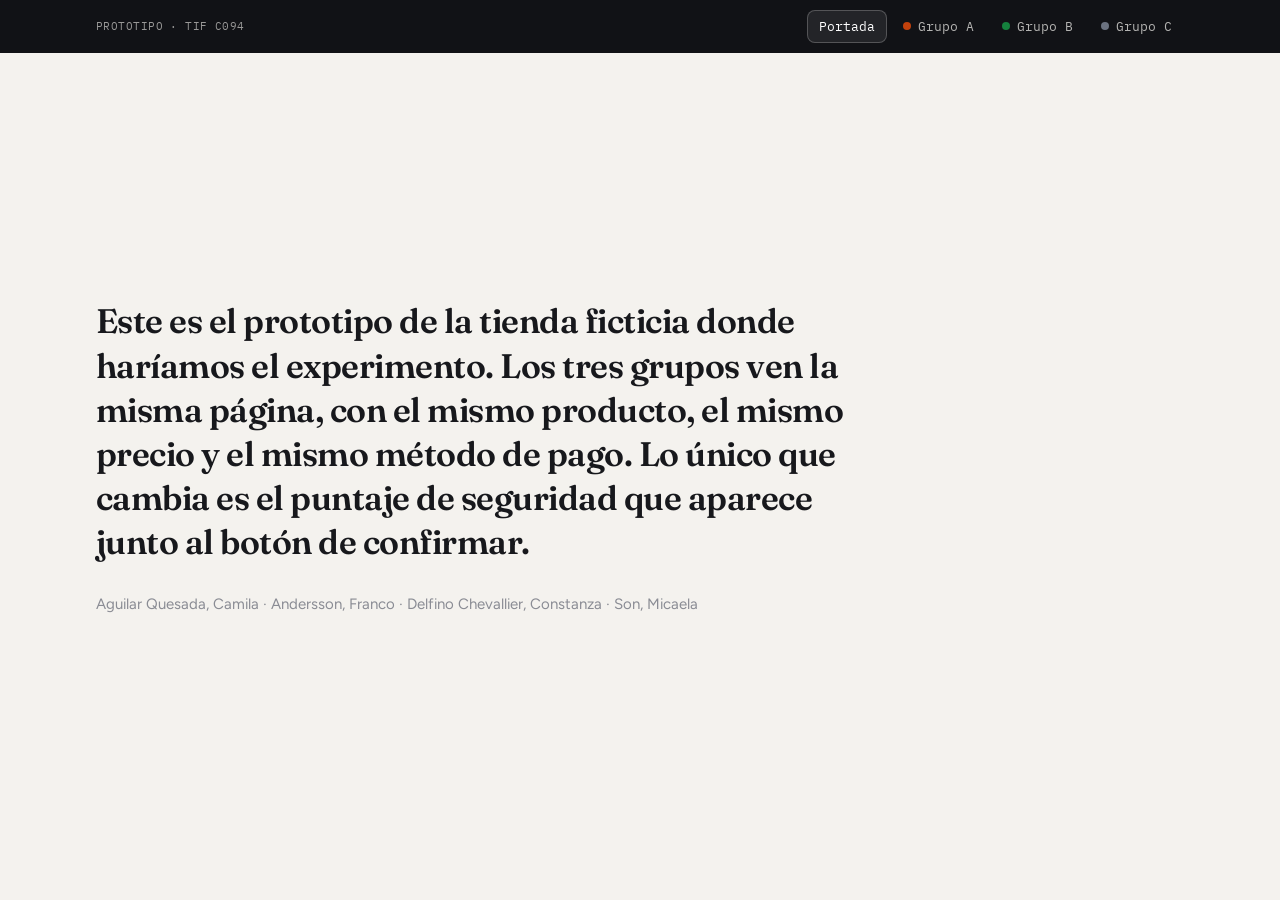
<file: index.html>
<!doctype html>
<html lang="es">
<head>
<meta charset="utf-8">
<meta name="viewport" content="width=device-width, initial-scale=1">
<title>Prototipo · Tienda Campus</title>
<meta name="description" content="Prototipo de la plataforma de compra del experimento.">
<meta name="robots" content="noindex">
<link rel="preconnect" href="https://fonts.googleapis.com">
<link rel="preconnect" href="https://fonts.gstatic.com" crossorigin>
<link href="https://fonts.googleapis.com/css2?family=Figtree:wght@400;500;600;700;800&family=Fraunces:ital,opsz,wght@0,9..144,600;1,9..144,600&family=IBM+Plex+Mono:wght@400;500;600&display=swap" rel="stylesheet">
<link rel="stylesheet" href="styles.css?v=3">
<link rel="icon" href="data:image/svg+xml,%3Csvg xmlns='http://www.w3.org/2000/svg' viewBox='0 0 32 32'%3E%3Crect width='32' height='32' rx='8' fill='%231f4fd8'/%3E%3Ctext x='16' y='22' font-size='16' text-anchor='middle' fill='white' font-family='Arial' font-weight='700'%3ETC%3C/text%3E%3C/svg%3E">
</head>
<body>
<nav class="rbar" aria-label="Navegación del prototipo">
  <div class="rbar__in">
    <span class="rbar__tag">Prototipo · TIF C094</span>
    <div class="rbar__tabs"><a class="rbar__tab" href="index.html" aria-current="page">Portada</a><a class="rbar__tab" href="grupo-a.html"><span class="dot dot--a"></span>Grupo A</a><a class="rbar__tab" href="grupo-b.html"><span class="dot dot--b"></span>Grupo B</a><a class="rbar__tab" href="grupo-c.html"><span class="dot dot--c"></span>Grupo C</a></div>
    
  </div>
</nav>

<main class="hero hero--min">
  <h1 class="sr-only">Prototipo de la plataforma de compra</h1>
  <p class="lead">Este es el prototipo de la tienda ficticia donde haríamos el experimento. Los tres grupos ven la misma página, con el mismo producto, el mismo precio y el mismo método de pago. Lo único que cambia es el puntaje de seguridad que aparece junto al botón de confirmar.</p>
  <p class="team">Aguilar Quesada, Camila · Andersson, Franco · Delfino Chevallier, Constanza · Son, Micaela</p>
</main>
</body>
</html>
</file>
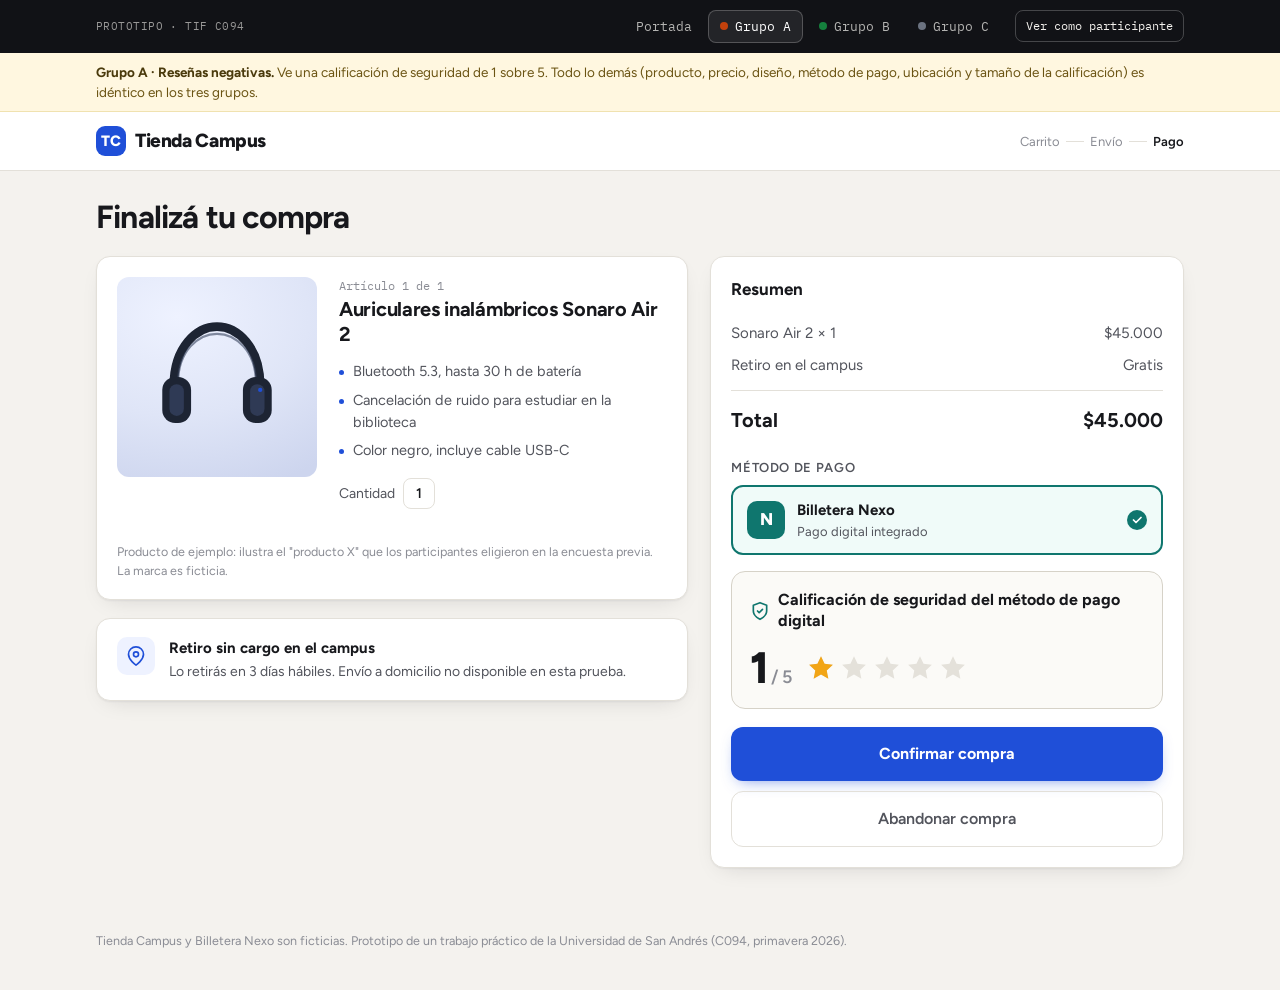
<file: grupo-a.html>
<!doctype html>
<html lang="es">
<head>
<meta charset="utf-8">
<meta name="viewport" content="width=device-width, initial-scale=1">
<title>Grupo A · Tienda Campus</title>
<meta name="description" content="Prototipo del experimento: condición del grupo A (reseñas negativas).">
<meta name="robots" content="noindex">
<link rel="preconnect" href="https://fonts.googleapis.com">
<link rel="preconnect" href="https://fonts.gstatic.com" crossorigin>
<link href="https://fonts.googleapis.com/css2?family=Figtree:wght@400;500;600;700;800&family=Fraunces:ital,opsz,wght@0,9..144,600;1,9..144,600&family=IBM+Plex+Mono:wght@400;500;600&display=swap" rel="stylesheet">
<link rel="stylesheet" href="styles.css?v=3">
<link rel="icon" href="data:image/svg+xml,%3Csvg xmlns='http://www.w3.org/2000/svg' viewBox='0 0 32 32'%3E%3Crect width='32' height='32' rx='8' fill='%231f4fd8'/%3E%3Ctext x='16' y='22' font-size='16' text-anchor='middle' fill='white' font-family='Arial' font-weight='700'%3ETC%3C/text%3E%3C/svg%3E">
</head>
<body data-grupo-label="A">
<nav class="rbar" aria-label="Navegación del prototipo">
  <div class="rbar__in">
    <span class="rbar__tag">Prototipo · TIF C094</span>
    <div class="rbar__tabs"><a class="rbar__tab" href="index.html">Portada</a><a class="rbar__tab" href="grupo-a.html" aria-current="page"><span class="dot dot--a"></span>Grupo A</a><a class="rbar__tab" href="grupo-b.html"><span class="dot dot--b"></span>Grupo B</a><a class="rbar__tab" href="grupo-c.html"><span class="dot dot--c"></span>Grupo C</a></div>
    <button class="rbar__toggle" type="button" data-toggle-view aria-pressed="false">Ver como participante</button>
  </div>
</nav>

<div class="rnote" role="note"><div class="rnote__in">
  <strong>Grupo A · Reseñas negativas.</strong> Ve una calificación de seguridad de 1 sobre 5. Todo lo demás (producto, precio, diseño, método de pago, ubicación y tamaño de la calificación) es idéntico en los tres grupos.
</div></div>

<header class="shop-head">
  <div class="shop-head__in">
    <a class="logo" href="#" aria-label="Tienda Campus"><span class="logo__mark">TC</span>Tienda Campus</a>
    <div class="steps" aria-label="Pasos de la compra"><span>Carrito</span><i></i><span>Envío</span><i></i><b>Pago</b></div>
  </div>
</header>

<main class="shop">
  <h1>Finalizá tu compra</h1>
  <div class="grid">
    <div>
      <section class="card" aria-labelledby="prod-t">
        <div class="product">
          <div class="product__img"><svg viewBox="0 0 200 200" aria-hidden="true">
  <path d="M40 112 C40 58 72 30 100 30 C128 30 160 58 160 112" fill="none" stroke="#1d2433" stroke-width="12" stroke-linecap="round"/>
  <path d="M46 108 C46 64 74 40 100 40 C126 40 154 64 154 108" fill="none" stroke="#3a4560" stroke-width="3" stroke-linecap="round" opacity=".6"/>
  <rect x="24" y="100" width="40" height="64" rx="18" fill="#1d2433"/>
  <rect x="136" y="100" width="40" height="64" rx="18" fill="#1d2433"/>
  <rect x="34" y="110" width="20" height="44" rx="10" fill="#2f3a55"/>
  <rect x="146" y="110" width="20" height="44" rx="10" fill="#2f3a55"/>
  <circle cx="160" cy="118" r="3" fill="#1f4fd8"/>
</svg></div>
          <div class="product__meta">
            <div class="product__sku">Artículo 1 de 1</div>
            <h2 id="prod-t">Auriculares inalámbricos Sonaro Air 2</h2>
            <ul class="product__list">
              <li>Bluetooth 5.3, hasta 30 h de batería</li>
              <li>Cancelación de ruido para estudiar en la biblioteca</li>
              <li>Color negro, incluye cable USB-C</li>
            </ul>
            <div class="qty">Cantidad <span>1</span></div>
          </div>
        </div>
        <p class="illus-note">Producto de ejemplo: ilustra el "producto X" que los participantes eligieron en la encuesta previa. La marca es ficticia.</p>
        <div style="height:18px"></div>
      </section>

      <section class="card ship" aria-label="Entrega">
        <div class="ship__ico"><svg width="20" height="20" viewBox="0 0 24 24" fill="none" stroke="currentColor" stroke-width="2" stroke-linecap="round" stroke-linejoin="round" aria-hidden="true"><path d="M21 10c0 7-9 13-9 13S3 17 3 10a9 9 0 0 1 18 0z"/><circle cx="12" cy="10" r="3"/></svg></div>
        <div>
          <h3>Retiro sin cargo en el campus</h3>
          <p>Lo retirás en 3 días hábiles. Envío a domicilio no disponible en esta prueba.</p>
        </div>
      </section>
    </div>

    <aside class="card summary" aria-labelledby="sum-t">
      <h2 id="sum-t">Resumen</h2>
      <div class="row"><span>Sonaro Air 2 × 1</span><span>$45.000</span></div>
      <div class="row"><span>Retiro en el campus</span><span>Gratis</span></div>
      <div class="row row--total"><span>Total</span><span>$45.000</span></div>

      <div class="pay">
        <div class="pay__label">Método de pago</div>
        <div class="pay__method">
          <span class="nexo" aria-hidden="true">N</span>
          <div><b>Billetera Nexo</b><span>Pago digital integrado</span></div>
          <span class="pay__check" aria-hidden="true"><svg width="12" height="12" viewBox="0 0 24 24" fill="none" stroke="currentColor" stroke-width="3.5" stroke-linecap="round" stroke-linejoin="round"><path d="M5 12l5 5L20 7"/></svg></span>
        </div>

        <section class="sec" aria-labelledby="sec-t">
          <h3 class="sec__title" id="sec-t"><svg width="20" height="20" viewBox="0 0 24 24" fill="none" stroke="currentColor" stroke-width="2" stroke-linecap="round" stroke-linejoin="round" aria-hidden="true"><path d="M12 22s8-4 8-10V5l-8-3-8 3v7c0 6 8 10 8 10z"/><path d="M9 12l2 2 4-4"/></svg>Calificación de seguridad del método de pago digital</h3>
          <div class="sec__score">
            <div class="sec__num">1<small> / 5</small></div>
            <div class="stars" role="img" aria-label="1 de 5 estrellas"><span class="star"><svg class="off" viewBox="0 0 24 24" aria-hidden="true"><path fill="currentColor" d="M12 2.6l2.85 6.06 6.65.78-4.92 4.55 1.31 6.57L12 17.27l-5.89 3.29 1.31-6.57L2.5 9.44l6.65-.78z"/></svg><svg class="on" viewBox="0 0 24 24" aria-hidden="true" style="clip-path: inset(0 0% 0 0)"><path fill="currentColor" d="M12 2.6l2.85 6.06 6.65.78-4.92 4.55 1.31 6.57L12 17.27l-5.89 3.29 1.31-6.57L2.5 9.44l6.65-.78z"/></svg></span><span class="star"><svg class="off" viewBox="0 0 24 24" aria-hidden="true"><path fill="currentColor" d="M12 2.6l2.85 6.06 6.65.78-4.92 4.55 1.31 6.57L12 17.27l-5.89 3.29 1.31-6.57L2.5 9.44l6.65-.78z"/></svg><svg class="on" viewBox="0 0 24 24" aria-hidden="true" style="clip-path: inset(0 100% 0 0)"><path fill="currentColor" d="M12 2.6l2.85 6.06 6.65.78-4.92 4.55 1.31 6.57L12 17.27l-5.89 3.29 1.31-6.57L2.5 9.44l6.65-.78z"/></svg></span><span class="star"><svg class="off" viewBox="0 0 24 24" aria-hidden="true"><path fill="currentColor" d="M12 2.6l2.85 6.06 6.65.78-4.92 4.55 1.31 6.57L12 17.27l-5.89 3.29 1.31-6.57L2.5 9.44l6.65-.78z"/></svg><svg class="on" viewBox="0 0 24 24" aria-hidden="true" style="clip-path: inset(0 100% 0 0)"><path fill="currentColor" d="M12 2.6l2.85 6.06 6.65.78-4.92 4.55 1.31 6.57L12 17.27l-5.89 3.29 1.31-6.57L2.5 9.44l6.65-.78z"/></svg></span><span class="star"><svg class="off" viewBox="0 0 24 24" aria-hidden="true"><path fill="currentColor" d="M12 2.6l2.85 6.06 6.65.78-4.92 4.55 1.31 6.57L12 17.27l-5.89 3.29 1.31-6.57L2.5 9.44l6.65-.78z"/></svg><svg class="on" viewBox="0 0 24 24" aria-hidden="true" style="clip-path: inset(0 100% 0 0)"><path fill="currentColor" d="M12 2.6l2.85 6.06 6.65.78-4.92 4.55 1.31 6.57L12 17.27l-5.89 3.29 1.31-6.57L2.5 9.44l6.65-.78z"/></svg></span><span class="star"><svg class="off" viewBox="0 0 24 24" aria-hidden="true"><path fill="currentColor" d="M12 2.6l2.85 6.06 6.65.78-4.92 4.55 1.31 6.57L12 17.27l-5.89 3.29 1.31-6.57L2.5 9.44l6.65-.78z"/></svg><svg class="on" viewBox="0 0 24 24" aria-hidden="true" style="clip-path: inset(0 100% 0 0)"><path fill="currentColor" d="M12 2.6l2.85 6.06 6.65.78-4.92 4.55 1.31 6.57L12 17.27l-5.89 3.29 1.31-6.57L2.5 9.44l6.65-.78z"/></svg></span></div>
          </div>
        </section>
      </div>

      <div class="actions">
        <button class="btn btn--buy" type="button" data-buy>Confirmar compra</button>
        <button class="btn btn--leave" type="button" data-leave>Abandonar compra</button>
      </div>
    </aside>
  </div>
</main>

<div class="modal" id="resultado" role="dialog" aria-modal="true" aria-labelledby="res-t">
  <div class="modal__box">
    <h2 id="res-t" data-titulo></h2>
    <p data-texto></p>
    <div class="reg" data-reg aria-label="Dato que registraría la plataforma"></div>
    <p>Al terminar, a cada participante se le explica que la calificación fue armada para el experimento.</p>
    <button class="btn btn--buy" type="button" data-close>Cerrar</button>
  </div>
</div>

<footer class="foot">Tienda Campus y Billetera Nexo son ficticias. Prototipo de un trabajo práctico de la Universidad de San Andrés (C094, primavera 2026).</footer>
<script src="script.js?v=3"></script>
</body>
</html>
</file>
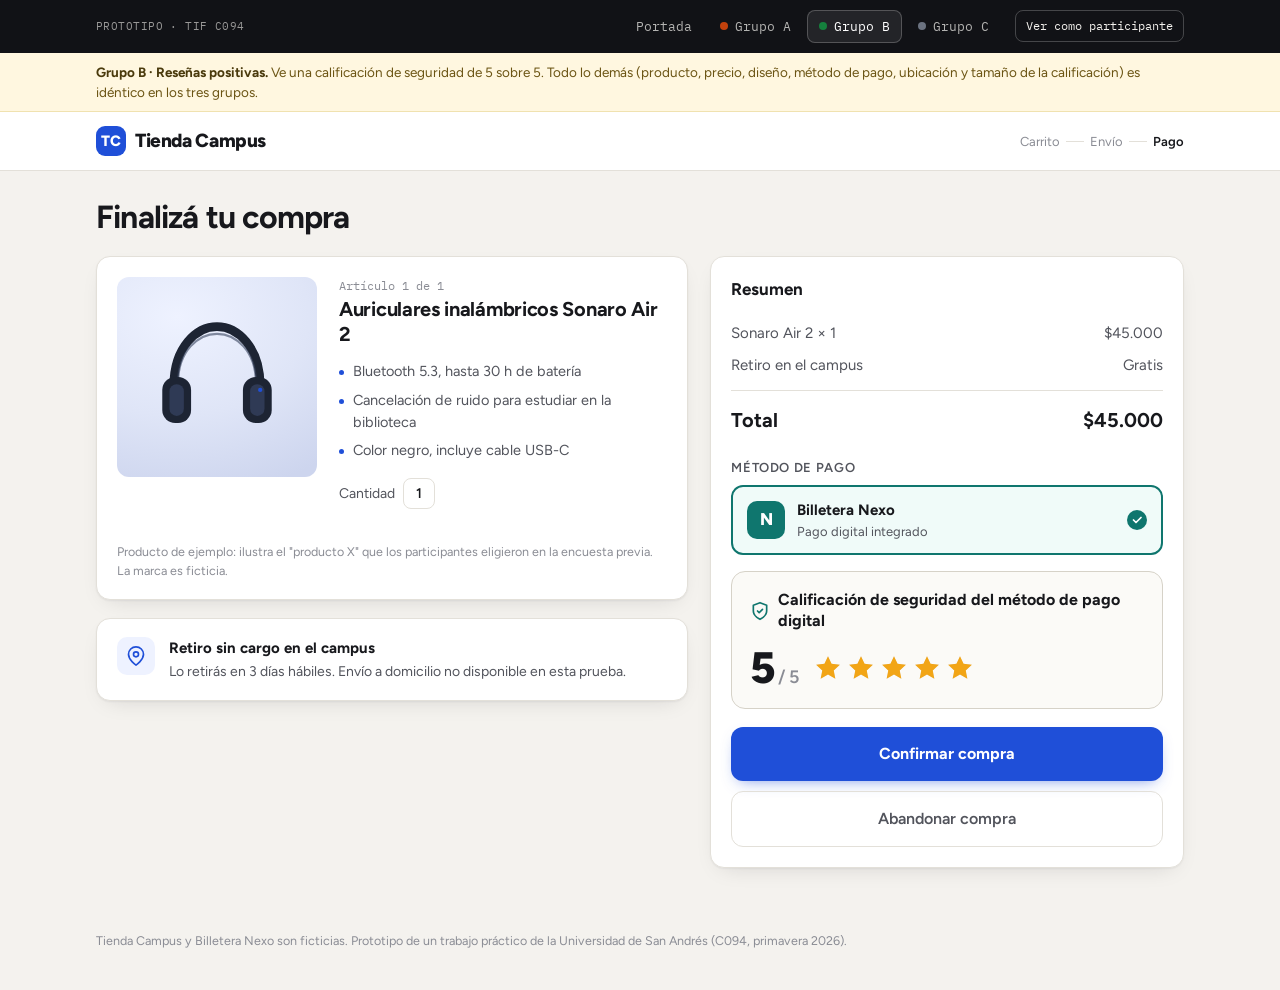
<file: grupo-b.html>
<!doctype html>
<html lang="es">
<head>
<meta charset="utf-8">
<meta name="viewport" content="width=device-width, initial-scale=1">
<title>Grupo B · Tienda Campus</title>
<meta name="description" content="Prototipo del experimento: condición del grupo B (reseñas positivas).">
<meta name="robots" content="noindex">
<link rel="preconnect" href="https://fonts.googleapis.com">
<link rel="preconnect" href="https://fonts.gstatic.com" crossorigin>
<link href="https://fonts.googleapis.com/css2?family=Figtree:wght@400;500;600;700;800&family=Fraunces:ital,opsz,wght@0,9..144,600;1,9..144,600&family=IBM+Plex+Mono:wght@400;500;600&display=swap" rel="stylesheet">
<link rel="stylesheet" href="styles.css?v=3">
<link rel="icon" href="data:image/svg+xml,%3Csvg xmlns='http://www.w3.org/2000/svg' viewBox='0 0 32 32'%3E%3Crect width='32' height='32' rx='8' fill='%231f4fd8'/%3E%3Ctext x='16' y='22' font-size='16' text-anchor='middle' fill='white' font-family='Arial' font-weight='700'%3ETC%3C/text%3E%3C/svg%3E">
</head>
<body data-grupo-label="B">
<nav class="rbar" aria-label="Navegación del prototipo">
  <div class="rbar__in">
    <span class="rbar__tag">Prototipo · TIF C094</span>
    <div class="rbar__tabs"><a class="rbar__tab" href="index.html">Portada</a><a class="rbar__tab" href="grupo-a.html"><span class="dot dot--a"></span>Grupo A</a><a class="rbar__tab" href="grupo-b.html" aria-current="page"><span class="dot dot--b"></span>Grupo B</a><a class="rbar__tab" href="grupo-c.html"><span class="dot dot--c"></span>Grupo C</a></div>
    <button class="rbar__toggle" type="button" data-toggle-view aria-pressed="false">Ver como participante</button>
  </div>
</nav>

<div class="rnote" role="note"><div class="rnote__in">
  <strong>Grupo B · Reseñas positivas.</strong> Ve una calificación de seguridad de 5 sobre 5. Todo lo demás (producto, precio, diseño, método de pago, ubicación y tamaño de la calificación) es idéntico en los tres grupos.
</div></div>

<header class="shop-head">
  <div class="shop-head__in">
    <a class="logo" href="#" aria-label="Tienda Campus"><span class="logo__mark">TC</span>Tienda Campus</a>
    <div class="steps" aria-label="Pasos de la compra"><span>Carrito</span><i></i><span>Envío</span><i></i><b>Pago</b></div>
  </div>
</header>

<main class="shop">
  <h1>Finalizá tu compra</h1>
  <div class="grid">
    <div>
      <section class="card" aria-labelledby="prod-t">
        <div class="product">
          <div class="product__img"><svg viewBox="0 0 200 200" aria-hidden="true">
  <path d="M40 112 C40 58 72 30 100 30 C128 30 160 58 160 112" fill="none" stroke="#1d2433" stroke-width="12" stroke-linecap="round"/>
  <path d="M46 108 C46 64 74 40 100 40 C126 40 154 64 154 108" fill="none" stroke="#3a4560" stroke-width="3" stroke-linecap="round" opacity=".6"/>
  <rect x="24" y="100" width="40" height="64" rx="18" fill="#1d2433"/>
  <rect x="136" y="100" width="40" height="64" rx="18" fill="#1d2433"/>
  <rect x="34" y="110" width="20" height="44" rx="10" fill="#2f3a55"/>
  <rect x="146" y="110" width="20" height="44" rx="10" fill="#2f3a55"/>
  <circle cx="160" cy="118" r="3" fill="#1f4fd8"/>
</svg></div>
          <div class="product__meta">
            <div class="product__sku">Artículo 1 de 1</div>
            <h2 id="prod-t">Auriculares inalámbricos Sonaro Air 2</h2>
            <ul class="product__list">
              <li>Bluetooth 5.3, hasta 30 h de batería</li>
              <li>Cancelación de ruido para estudiar en la biblioteca</li>
              <li>Color negro, incluye cable USB-C</li>
            </ul>
            <div class="qty">Cantidad <span>1</span></div>
          </div>
        </div>
        <p class="illus-note">Producto de ejemplo: ilustra el "producto X" que los participantes eligieron en la encuesta previa. La marca es ficticia.</p>
        <div style="height:18px"></div>
      </section>

      <section class="card ship" aria-label="Entrega">
        <div class="ship__ico"><svg width="20" height="20" viewBox="0 0 24 24" fill="none" stroke="currentColor" stroke-width="2" stroke-linecap="round" stroke-linejoin="round" aria-hidden="true"><path d="M21 10c0 7-9 13-9 13S3 17 3 10a9 9 0 0 1 18 0z"/><circle cx="12" cy="10" r="3"/></svg></div>
        <div>
          <h3>Retiro sin cargo en el campus</h3>
          <p>Lo retirás en 3 días hábiles. Envío a domicilio no disponible en esta prueba.</p>
        </div>
      </section>
    </div>

    <aside class="card summary" aria-labelledby="sum-t">
      <h2 id="sum-t">Resumen</h2>
      <div class="row"><span>Sonaro Air 2 × 1</span><span>$45.000</span></div>
      <div class="row"><span>Retiro en el campus</span><span>Gratis</span></div>
      <div class="row row--total"><span>Total</span><span>$45.000</span></div>

      <div class="pay">
        <div class="pay__label">Método de pago</div>
        <div class="pay__method">
          <span class="nexo" aria-hidden="true">N</span>
          <div><b>Billetera Nexo</b><span>Pago digital integrado</span></div>
          <span class="pay__check" aria-hidden="true"><svg width="12" height="12" viewBox="0 0 24 24" fill="none" stroke="currentColor" stroke-width="3.5" stroke-linecap="round" stroke-linejoin="round"><path d="M5 12l5 5L20 7"/></svg></span>
        </div>

        <section class="sec" aria-labelledby="sec-t">
          <h3 class="sec__title" id="sec-t"><svg width="20" height="20" viewBox="0 0 24 24" fill="none" stroke="currentColor" stroke-width="2" stroke-linecap="round" stroke-linejoin="round" aria-hidden="true"><path d="M12 22s8-4 8-10V5l-8-3-8 3v7c0 6 8 10 8 10z"/><path d="M9 12l2 2 4-4"/></svg>Calificación de seguridad del método de pago digital</h3>
          <div class="sec__score">
            <div class="sec__num">5<small> / 5</small></div>
            <div class="stars" role="img" aria-label="5 de 5 estrellas"><span class="star"><svg class="off" viewBox="0 0 24 24" aria-hidden="true"><path fill="currentColor" d="M12 2.6l2.85 6.06 6.65.78-4.92 4.55 1.31 6.57L12 17.27l-5.89 3.29 1.31-6.57L2.5 9.44l6.65-.78z"/></svg><svg class="on" viewBox="0 0 24 24" aria-hidden="true" style="clip-path: inset(0 0% 0 0)"><path fill="currentColor" d="M12 2.6l2.85 6.06 6.65.78-4.92 4.55 1.31 6.57L12 17.27l-5.89 3.29 1.31-6.57L2.5 9.44l6.65-.78z"/></svg></span><span class="star"><svg class="off" viewBox="0 0 24 24" aria-hidden="true"><path fill="currentColor" d="M12 2.6l2.85 6.06 6.65.78-4.92 4.55 1.31 6.57L12 17.27l-5.89 3.29 1.31-6.57L2.5 9.44l6.65-.78z"/></svg><svg class="on" viewBox="0 0 24 24" aria-hidden="true" style="clip-path: inset(0 0% 0 0)"><path fill="currentColor" d="M12 2.6l2.85 6.06 6.65.78-4.92 4.55 1.31 6.57L12 17.27l-5.89 3.29 1.31-6.57L2.5 9.44l6.65-.78z"/></svg></span><span class="star"><svg class="off" viewBox="0 0 24 24" aria-hidden="true"><path fill="currentColor" d="M12 2.6l2.85 6.06 6.65.78-4.92 4.55 1.31 6.57L12 17.27l-5.89 3.29 1.31-6.57L2.5 9.44l6.65-.78z"/></svg><svg class="on" viewBox="0 0 24 24" aria-hidden="true" style="clip-path: inset(0 0% 0 0)"><path fill="currentColor" d="M12 2.6l2.85 6.06 6.65.78-4.92 4.55 1.31 6.57L12 17.27l-5.89 3.29 1.31-6.57L2.5 9.44l6.65-.78z"/></svg></span><span class="star"><svg class="off" viewBox="0 0 24 24" aria-hidden="true"><path fill="currentColor" d="M12 2.6l2.85 6.06 6.65.78-4.92 4.55 1.31 6.57L12 17.27l-5.89 3.29 1.31-6.57L2.5 9.44l6.65-.78z"/></svg><svg class="on" viewBox="0 0 24 24" aria-hidden="true" style="clip-path: inset(0 0% 0 0)"><path fill="currentColor" d="M12 2.6l2.85 6.06 6.65.78-4.92 4.55 1.31 6.57L12 17.27l-5.89 3.29 1.31-6.57L2.5 9.44l6.65-.78z"/></svg></span><span class="star"><svg class="off" viewBox="0 0 24 24" aria-hidden="true"><path fill="currentColor" d="M12 2.6l2.85 6.06 6.65.78-4.92 4.55 1.31 6.57L12 17.27l-5.89 3.29 1.31-6.57L2.5 9.44l6.65-.78z"/></svg><svg class="on" viewBox="0 0 24 24" aria-hidden="true" style="clip-path: inset(0 0% 0 0)"><path fill="currentColor" d="M12 2.6l2.85 6.06 6.65.78-4.92 4.55 1.31 6.57L12 17.27l-5.89 3.29 1.31-6.57L2.5 9.44l6.65-.78z"/></svg></span></div>
          </div>
        </section>
      </div>

      <div class="actions">
        <button class="btn btn--buy" type="button" data-buy>Confirmar compra</button>
        <button class="btn btn--leave" type="button" data-leave>Abandonar compra</button>
      </div>
    </aside>
  </div>
</main>

<div class="modal" id="resultado" role="dialog" aria-modal="true" aria-labelledby="res-t">
  <div class="modal__box">
    <h2 id="res-t" data-titulo></h2>
    <p data-texto></p>
    <div class="reg" data-reg aria-label="Dato que registraría la plataforma"></div>
    <p>Al terminar, a cada participante se le explica que la calificación fue armada para el experimento.</p>
    <button class="btn btn--buy" type="button" data-close>Cerrar</button>
  </div>
</div>

<footer class="foot">Tienda Campus y Billetera Nexo son ficticias. Prototipo de un trabajo práctico de la Universidad de San Andrés (C094, primavera 2026).</footer>
<script src="script.js?v=3"></script>
</body>
</html>
</file>
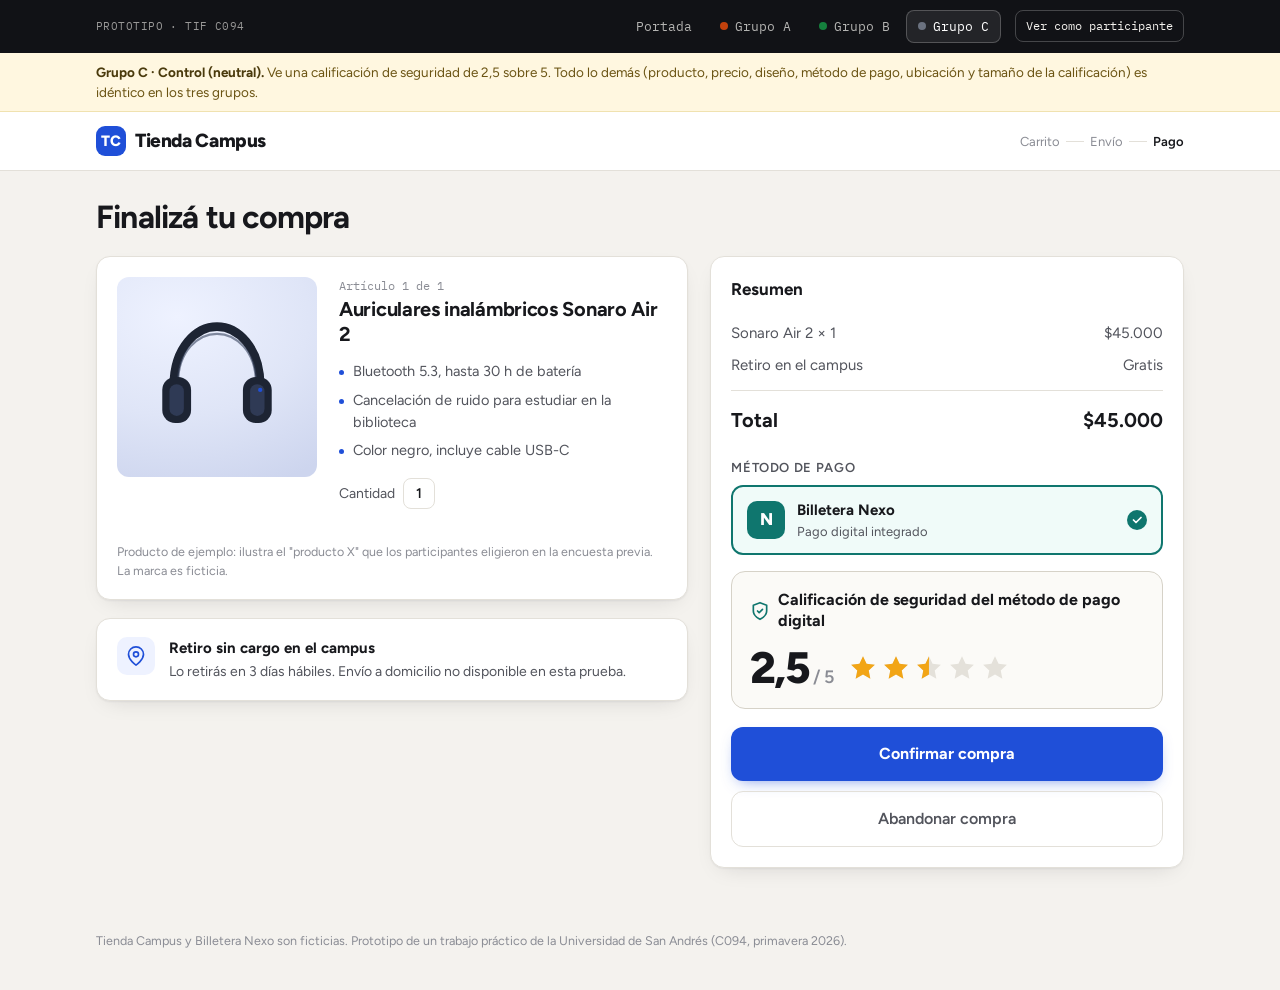
<file: grupo-c.html>
<!doctype html>
<html lang="es">
<head>
<meta charset="utf-8">
<meta name="viewport" content="width=device-width, initial-scale=1">
<title>Grupo C · Tienda Campus</title>
<meta name="description" content="Prototipo del experimento: condición del grupo C (control (neutral)).">
<meta name="robots" content="noindex">
<link rel="preconnect" href="https://fonts.googleapis.com">
<link rel="preconnect" href="https://fonts.gstatic.com" crossorigin>
<link href="https://fonts.googleapis.com/css2?family=Figtree:wght@400;500;600;700;800&family=Fraunces:ital,opsz,wght@0,9..144,600;1,9..144,600&family=IBM+Plex+Mono:wght@400;500;600&display=swap" rel="stylesheet">
<link rel="stylesheet" href="styles.css?v=3">
<link rel="icon" href="data:image/svg+xml,%3Csvg xmlns='http://www.w3.org/2000/svg' viewBox='0 0 32 32'%3E%3Crect width='32' height='32' rx='8' fill='%231f4fd8'/%3E%3Ctext x='16' y='22' font-size='16' text-anchor='middle' fill='white' font-family='Arial' font-weight='700'%3ETC%3C/text%3E%3C/svg%3E">
</head>
<body data-grupo-label="C">
<nav class="rbar" aria-label="Navegación del prototipo">
  <div class="rbar__in">
    <span class="rbar__tag">Prototipo · TIF C094</span>
    <div class="rbar__tabs"><a class="rbar__tab" href="index.html">Portada</a><a class="rbar__tab" href="grupo-a.html"><span class="dot dot--a"></span>Grupo A</a><a class="rbar__tab" href="grupo-b.html"><span class="dot dot--b"></span>Grupo B</a><a class="rbar__tab" href="grupo-c.html" aria-current="page"><span class="dot dot--c"></span>Grupo C</a></div>
    <button class="rbar__toggle" type="button" data-toggle-view aria-pressed="false">Ver como participante</button>
  </div>
</nav>

<div class="rnote" role="note"><div class="rnote__in">
  <strong>Grupo C · Control (neutral).</strong> Ve una calificación de seguridad de 2,5 sobre 5. Todo lo demás (producto, precio, diseño, método de pago, ubicación y tamaño de la calificación) es idéntico en los tres grupos.
</div></div>

<header class="shop-head">
  <div class="shop-head__in">
    <a class="logo" href="#" aria-label="Tienda Campus"><span class="logo__mark">TC</span>Tienda Campus</a>
    <div class="steps" aria-label="Pasos de la compra"><span>Carrito</span><i></i><span>Envío</span><i></i><b>Pago</b></div>
  </div>
</header>

<main class="shop">
  <h1>Finalizá tu compra</h1>
  <div class="grid">
    <div>
      <section class="card" aria-labelledby="prod-t">
        <div class="product">
          <div class="product__img"><svg viewBox="0 0 200 200" aria-hidden="true">
  <path d="M40 112 C40 58 72 30 100 30 C128 30 160 58 160 112" fill="none" stroke="#1d2433" stroke-width="12" stroke-linecap="round"/>
  <path d="M46 108 C46 64 74 40 100 40 C126 40 154 64 154 108" fill="none" stroke="#3a4560" stroke-width="3" stroke-linecap="round" opacity=".6"/>
  <rect x="24" y="100" width="40" height="64" rx="18" fill="#1d2433"/>
  <rect x="136" y="100" width="40" height="64" rx="18" fill="#1d2433"/>
  <rect x="34" y="110" width="20" height="44" rx="10" fill="#2f3a55"/>
  <rect x="146" y="110" width="20" height="44" rx="10" fill="#2f3a55"/>
  <circle cx="160" cy="118" r="3" fill="#1f4fd8"/>
</svg></div>
          <div class="product__meta">
            <div class="product__sku">Artículo 1 de 1</div>
            <h2 id="prod-t">Auriculares inalámbricos Sonaro Air 2</h2>
            <ul class="product__list">
              <li>Bluetooth 5.3, hasta 30 h de batería</li>
              <li>Cancelación de ruido para estudiar en la biblioteca</li>
              <li>Color negro, incluye cable USB-C</li>
            </ul>
            <div class="qty">Cantidad <span>1</span></div>
          </div>
        </div>
        <p class="illus-note">Producto de ejemplo: ilustra el "producto X" que los participantes eligieron en la encuesta previa. La marca es ficticia.</p>
        <div style="height:18px"></div>
      </section>

      <section class="card ship" aria-label="Entrega">
        <div class="ship__ico"><svg width="20" height="20" viewBox="0 0 24 24" fill="none" stroke="currentColor" stroke-width="2" stroke-linecap="round" stroke-linejoin="round" aria-hidden="true"><path d="M21 10c0 7-9 13-9 13S3 17 3 10a9 9 0 0 1 18 0z"/><circle cx="12" cy="10" r="3"/></svg></div>
        <div>
          <h3>Retiro sin cargo en el campus</h3>
          <p>Lo retirás en 3 días hábiles. Envío a domicilio no disponible en esta prueba.</p>
        </div>
      </section>
    </div>

    <aside class="card summary" aria-labelledby="sum-t">
      <h2 id="sum-t">Resumen</h2>
      <div class="row"><span>Sonaro Air 2 × 1</span><span>$45.000</span></div>
      <div class="row"><span>Retiro en el campus</span><span>Gratis</span></div>
      <div class="row row--total"><span>Total</span><span>$45.000</span></div>

      <div class="pay">
        <div class="pay__label">Método de pago</div>
        <div class="pay__method">
          <span class="nexo" aria-hidden="true">N</span>
          <div><b>Billetera Nexo</b><span>Pago digital integrado</span></div>
          <span class="pay__check" aria-hidden="true"><svg width="12" height="12" viewBox="0 0 24 24" fill="none" stroke="currentColor" stroke-width="3.5" stroke-linecap="round" stroke-linejoin="round"><path d="M5 12l5 5L20 7"/></svg></span>
        </div>

        <section class="sec" aria-labelledby="sec-t">
          <h3 class="sec__title" id="sec-t"><svg width="20" height="20" viewBox="0 0 24 24" fill="none" stroke="currentColor" stroke-width="2" stroke-linecap="round" stroke-linejoin="round" aria-hidden="true"><path d="M12 22s8-4 8-10V5l-8-3-8 3v7c0 6 8 10 8 10z"/><path d="M9 12l2 2 4-4"/></svg>Calificación de seguridad del método de pago digital</h3>
          <div class="sec__score">
            <div class="sec__num">2,5<small> / 5</small></div>
            <div class="stars" role="img" aria-label="2,5 de 5 estrellas"><span class="star"><svg class="off" viewBox="0 0 24 24" aria-hidden="true"><path fill="currentColor" d="M12 2.6l2.85 6.06 6.65.78-4.92 4.55 1.31 6.57L12 17.27l-5.89 3.29 1.31-6.57L2.5 9.44l6.65-.78z"/></svg><svg class="on" viewBox="0 0 24 24" aria-hidden="true" style="clip-path: inset(0 0% 0 0)"><path fill="currentColor" d="M12 2.6l2.85 6.06 6.65.78-4.92 4.55 1.31 6.57L12 17.27l-5.89 3.29 1.31-6.57L2.5 9.44l6.65-.78z"/></svg></span><span class="star"><svg class="off" viewBox="0 0 24 24" aria-hidden="true"><path fill="currentColor" d="M12 2.6l2.85 6.06 6.65.78-4.92 4.55 1.31 6.57L12 17.27l-5.89 3.29 1.31-6.57L2.5 9.44l6.65-.78z"/></svg><svg class="on" viewBox="0 0 24 24" aria-hidden="true" style="clip-path: inset(0 0% 0 0)"><path fill="currentColor" d="M12 2.6l2.85 6.06 6.65.78-4.92 4.55 1.31 6.57L12 17.27l-5.89 3.29 1.31-6.57L2.5 9.44l6.65-.78z"/></svg></span><span class="star"><svg class="off" viewBox="0 0 24 24" aria-hidden="true"><path fill="currentColor" d="M12 2.6l2.85 6.06 6.65.78-4.92 4.55 1.31 6.57L12 17.27l-5.89 3.29 1.31-6.57L2.5 9.44l6.65-.78z"/></svg><svg class="on" viewBox="0 0 24 24" aria-hidden="true" style="clip-path: inset(0 50% 0 0)"><path fill="currentColor" d="M12 2.6l2.85 6.06 6.65.78-4.92 4.55 1.31 6.57L12 17.27l-5.89 3.29 1.31-6.57L2.5 9.44l6.65-.78z"/></svg></span><span class="star"><svg class="off" viewBox="0 0 24 24" aria-hidden="true"><path fill="currentColor" d="M12 2.6l2.85 6.06 6.65.78-4.92 4.55 1.31 6.57L12 17.27l-5.89 3.29 1.31-6.57L2.5 9.44l6.65-.78z"/></svg><svg class="on" viewBox="0 0 24 24" aria-hidden="true" style="clip-path: inset(0 100% 0 0)"><path fill="currentColor" d="M12 2.6l2.85 6.06 6.65.78-4.92 4.55 1.31 6.57L12 17.27l-5.89 3.29 1.31-6.57L2.5 9.44l6.65-.78z"/></svg></span><span class="star"><svg class="off" viewBox="0 0 24 24" aria-hidden="true"><path fill="currentColor" d="M12 2.6l2.85 6.06 6.65.78-4.92 4.55 1.31 6.57L12 17.27l-5.89 3.29 1.31-6.57L2.5 9.44l6.65-.78z"/></svg><svg class="on" viewBox="0 0 24 24" aria-hidden="true" style="clip-path: inset(0 100% 0 0)"><path fill="currentColor" d="M12 2.6l2.85 6.06 6.65.78-4.92 4.55 1.31 6.57L12 17.27l-5.89 3.29 1.31-6.57L2.5 9.44l6.65-.78z"/></svg></span></div>
          </div>
        </section>
      </div>

      <div class="actions">
        <button class="btn btn--buy" type="button" data-buy>Confirmar compra</button>
        <button class="btn btn--leave" type="button" data-leave>Abandonar compra</button>
      </div>
    </aside>
  </div>
</main>

<div class="modal" id="resultado" role="dialog" aria-modal="true" aria-labelledby="res-t">
  <div class="modal__box">
    <h2 id="res-t" data-titulo></h2>
    <p data-texto></p>
    <div class="reg" data-reg aria-label="Dato que registraría la plataforma"></div>
    <p>Al terminar, a cada participante se le explica que la calificación fue armada para el experimento.</p>
    <button class="btn btn--buy" type="button" data-close>Cerrar</button>
  </div>
</div>

<footer class="foot">Tienda Campus y Billetera Nexo son ficticias. Prototipo de un trabajo práctico de la Universidad de San Andrés (C094, primavera 2026).</footer>
<script src="script.js?v=3"></script>
</body>
</html>
</file>
<file: styles.css>
/* ===== Tokens ===== */
:root {
  --bg: #f4f2ee;
  --surface: #ffffff;
  --ink: #17181c;
  --ink-2: #52545c;
  --ink-3: #8a8c94;
  --line: #e3e0d9;
  --brand: #1f4fd8;          /* Tienda Campus */
  --brand-ink: #ffffff;
  --nexo: #0f766e;           /* Billetera Nexo (ficticia) */
  --star: #f2a516;
  --star-off: #e4e1da;
  --bar: #111216;            /* barra del investigador */
  --bar-ink: #f4f2ee;
  --grp-a: #c2410c;
  --grp-b: #15803d;
  --grp-c: #6b7280;
  --radius: 14px;
  --shadow: 0 1px 2px rgba(20, 20, 30, .05), 0 8px 24px -12px rgba(20, 20, 30, .18);
  --font: "Figtree", system-ui, -apple-system, "Segoe UI", sans-serif;
  --mono: "IBM Plex Mono", ui-monospace, Menlo, monospace;
  --serif: "Fraunces", Georgia, serif;
}

* { box-sizing: border-box; }
html { -webkit-text-size-adjust: 100%; }
body {
  margin: 0;
  background: var(--bg);
  color: var(--ink);
  font-family: var(--font);
  font-size: 16px;
  line-height: 1.5;
  overflow-x: hidden;
}
img, svg { display: block; max-width: 100%; }
a { color: inherit; }
button { font: inherit; cursor: pointer; }
.sr-only { position: absolute; width: 1px; height: 1px; overflow: hidden; clip: rect(0 0 0 0); white-space: nowrap; }

/* ===== Barra del investigador (no la ve el participante) ===== */
.rbar {
  position: sticky; top: 0; z-index: 50;
  background: var(--bar); color: var(--bar-ink);
  font-family: var(--mono); font-size: 12.5px;
}
.rbar__in {
  max-width: 1120px; margin: 0 auto; padding: 10px 16px;
  display: flex; align-items: center; gap: 14px; flex-wrap: wrap;
}
.rbar__tag { opacity: .6; letter-spacing: .04em; text-transform: uppercase; font-size: 11px; }
.rbar__tabs { display: flex; gap: 4px; margin-left: auto; flex-wrap: wrap; }
.rbar__tab {
  text-decoration: none; padding: 6px 11px; border-radius: 8px;
  color: rgba(244,242,238,.72); border: 1px solid transparent;
  display: inline-flex; align-items: center; gap: 7px;
}
.rbar__tab:hover { color: #fff; background: rgba(255,255,255,.06); }
.rbar__tab[aria-current="page"] { color: #fff; border-color: rgba(255,255,255,.22); background: rgba(255,255,255,.08); }
.dot { width: 8px; height: 8px; border-radius: 50%; display: inline-block; flex: none; }
.dot--a { background: var(--grp-a); } .dot--b { background: var(--grp-b); } .dot--c { background: var(--grp-c); }
.rbar__toggle {
  background: transparent; color: var(--bar-ink); border: 1px solid rgba(255,255,255,.22);
  border-radius: 8px; padding: 6px 10px; font-family: var(--mono); font-size: 12px;
}
.rbar__toggle:hover { background: rgba(255,255,255,.08); }
.rnote {
  background: #fff7e0; border-bottom: 1px solid #f0e2b0; color: #6b5413;
  font-size: 13.5px;
}
.rnote__in { max-width: 1120px; margin: 0 auto; padding: 9px 16px; }
.rnote strong { color: #4a3a0c; }
body.participante .rbar__tag,
body.participante .rbar__tabs,
body.participante .rnote,
body.participante .illus-note { display: none; }
body.participante .rbar { background: transparent; position: fixed; top: auto; bottom: 14px; right: 14px; left: auto; }
body.participante .rbar__in { padding: 0; }
body.participante .rbar__toggle { background: var(--bar); opacity: .55; }
body.participante .rbar__toggle:hover { opacity: 1; }

/* ===== Tienda ===== */
.shop-head { background: var(--surface); border-bottom: 1px solid var(--line); }
.shop-head__in {
  max-width: 1120px; margin: 0 auto; padding: 14px 16px;
  display: flex; align-items: center; gap: 16px;
}
.logo { display: flex; align-items: center; gap: 9px; font-weight: 800; letter-spacing: -.02em; font-size: 19px; text-decoration: none; }
.logo__mark { width: 30px; height: 30px; border-radius: 9px; background: var(--brand); display: grid; place-items: center; color: #fff; font-size: 15px; }
.steps { margin-left: auto; display: flex; gap: 6px; align-items: center; font-size: 13px; color: var(--ink-3); }
.steps b { color: var(--ink); font-weight: 600; }
.steps i { width: 18px; height: 1px; background: var(--line); display: inline-block; }

.shop { max-width: 1120px; margin: 0 auto; padding: 28px 16px 64px; }
.shop h1 { font-size: clamp(24px, 3.2vw, 32px); letter-spacing: -.025em; margin: 0 0 20px; line-height: 1.15; }
.grid { display: grid; grid-template-columns: minmax(0, 1.25fr) minmax(0, 1fr); gap: 22px; align-items: start; }
.card { background: var(--surface); border: 1px solid var(--line); border-radius: var(--radius); box-shadow: var(--shadow); }

.product { padding: 20px; display: grid; grid-template-columns: 200px minmax(0,1fr); gap: 22px; }
.product__img {
  aspect-ratio: 1; border-radius: 12px;
  background: radial-gradient(120% 90% at 30% 20%, #eef2ff 0%, #dfe5f7 55%, #cdd5ee 100%);
  display: grid; place-items: center; position: relative; overflow: hidden;
}
.product__img svg { width: 72%; }
.product__meta h2 { font-size: 20px; margin: 2px 0 6px; letter-spacing: -.015em; line-height: 1.25; }
.product__sku { font-family: var(--mono); font-size: 12px; color: var(--ink-3); }
.product__list { margin: 14px 0 0; padding: 0; list-style: none; display: grid; gap: 7px; font-size: 14.5px; color: var(--ink-2); }
.product__list li { display: flex; gap: 9px; }
.product__list li::before { content: ""; width: 5px; height: 5px; border-radius: 50%; background: var(--brand); margin-top: 9px; flex: none; }
.qty { display: inline-flex; margin-top: 16px; font-size: 14px; color: var(--ink-2); gap: 8px; align-items: center; }
.qty span { border: 1px solid var(--line); border-radius: 8px; padding: 4px 12px; color: var(--ink); font-weight: 600; }
.illus-note { margin: 14px 20px 0; font-size: 12.5px; color: var(--ink-3); }

.ship { margin-top: 18px; padding: 18px 20px; display: flex; gap: 14px; align-items: flex-start; }
.ship__ico { width: 38px; height: 38px; border-radius: 10px; background: #eef2ff; color: var(--brand); display: grid; place-items: center; flex: none; }
.ship h3 { margin: 0; font-size: 15px; }
.ship p { margin: 2px 0 0; font-size: 14px; color: var(--ink-2); }

/* Resumen + pago */
.summary { padding: 20px; position: sticky; top: 64px; }
body.participante .summary { top: 20px; }
.summary h2 { margin: 0 0 14px; font-size: 17px; }
.row { display: flex; justify-content: space-between; font-size: 15px; padding: 5px 0; color: var(--ink-2); }
.row--total { color: var(--ink); font-weight: 700; font-size: 20px; border-top: 1px solid var(--line); margin-top: 8px; padding-top: 14px; }
.row--total small { font-weight: 500; font-size: 12px; color: var(--ink-3); display: block; text-align: right; }

.pay { margin-top: 18px; }
.pay__label { font-size: 13px; font-weight: 600; color: var(--ink-2); text-transform: uppercase; letter-spacing: .05em; margin-bottom: 8px; }
.pay__method {
  border: 2px solid var(--nexo); border-radius: 12px; padding: 12px 14px;
  display: flex; align-items: center; gap: 12px; background: #f0fbf9;
}
.nexo { width: 38px; height: 38px; border-radius: 10px; background: var(--nexo); color: #fff; display: grid; place-items: center; font-weight: 800; font-size: 17px; flex: none; }
.pay__method b { display: block; font-size: 15px; }
.pay__method div span { display: block; font-size: 13px; color: var(--ink-2); }
.pay__check { margin-left: auto; width: 20px; height: 20px; border-radius: 50%; background: var(--nexo); display: grid; place-items: center; color: #fff; flex: none; }

/* ===== Calificación de seguridad (la variable independiente) ===== */
.sec {
  margin-top: 16px; border-radius: 14px; padding: 18px;
  border: 1.5px solid #d6d2c8; background: #fbfaf7;
  position: relative;
}
.sec__title { margin: 0; font-size: 16px; font-weight: 700; line-height: 1.3; display: flex; gap: 8px; align-items: center; }
.sec__title svg { flex: none; color: var(--nexo); }
.sec__score { display: flex; align-items: center; gap: 14px; margin-top: 14px; flex-wrap: wrap; }
.sec__num { font-size: 44px; font-weight: 800; letter-spacing: -.04em; line-height: 1; }
.sec__num small { font-size: 18px; font-weight: 600; color: var(--ink-3); letter-spacing: 0; }
.stars { display: flex; gap: 3px; }
.star { width: 30px; height: 30px; position: relative; }
.star svg { position: absolute; inset: 0; width: 100%; height: 100%; }
.star .off { color: var(--star-off); }
.star .on { color: var(--star); }
.sec__count { font-size: 13px; color: var(--ink-3); margin-top: 4px; }
.sec__disclaimer {
  margin: 14px 0 0; padding-top: 12px; border-top: 1px dashed #d6d2c8;
  font-size: 13px; color: var(--ink-2); line-height: 1.45;
}
.sec__disclaimer b { color: var(--ink); }

.actions { margin-top: 18px; display: grid; gap: 10px; }
.btn {
  border: 0; border-radius: 12px; padding: 15px 18px; font-weight: 700; font-size: 16px;
  transition: transform .12s ease, background-color .15s ease, box-shadow .15s ease;
}
.btn:active { transform: scale(.985); }
.btn:focus-visible { outline: 3px solid #93c5fd; outline-offset: 2px; }
.btn--buy { background: var(--brand); color: var(--brand-ink); box-shadow: 0 6px 16px -8px rgba(31,79,216,.7); }
.btn--buy:hover { background: #1a43bb; }
.btn--leave { background: transparent; color: var(--ink-2); border: 1px solid var(--line); font-weight: 600; }
.btn--leave:hover { background: #f1efe9; color: var(--ink); }
.safe-note { font-size: 12.5px; color: var(--ink-3); text-align: center; margin: 4px 0 0; }

/* Modal de resultado */
.modal { position: fixed; inset: 0; z-index: 80; display: none; place-items: center; padding: 16px; background: rgba(17,18,22,.55); }
.modal.open { display: grid; }
.modal__box { background: var(--surface); border-radius: 18px; max-width: 460px; width: 100%; padding: 26px; box-shadow: 0 30px 60px -20px rgba(0,0,0,.4); }
.modal__box h2 { margin: 0 0 8px; font-size: 22px; letter-spacing: -.02em; }
.modal__box p { margin: 0 0 10px; color: var(--ink-2); font-size: 15px; }
.reg {
  font-family: var(--mono); font-size: 13px; background: var(--bar); color: var(--bar-ink);
  border-radius: 10px; padding: 12px 14px; margin: 14px 0; line-height: 1.7;
}
.reg span { opacity: .6; }
.modal__box .btn { width: 100%; margin-top: 6px; }

.foot { max-width: 1120px; margin: 0 auto; padding: 0 16px 40px; font-size: 12.5px; color: var(--ink-3); }

/* ===== Portada ===== */
.hero { max-width: 1120px; margin: 0 auto; padding: 56px 16px 28px; }
.kicker { font-family: var(--mono); font-size: 12px; letter-spacing: .08em; text-transform: uppercase; color: var(--ink-3); }
.hero h1 { font-family: var(--serif); font-weight: 600; font-size: clamp(32px, 5.4vw, 60px); line-height: 1.04; letter-spacing: -.03em; margin: 14px 0 18px; max-width: 18ch; }
.hero h1 em { font-style: italic; color: var(--nexo); }
.hero p.lead { font-size: clamp(16px, 1.8vw, 19px); color: var(--ink-2); max-width: 62ch; margin: 0; }
.team { margin-top: 18px; font-size: 14px; color: var(--ink-3); }

.wrap { max-width: 1120px; margin: 0 auto; padding: 0 16px; }
.sect { padding: 34px 0; border-top: 1px solid var(--line); }
.sect h2 { font-family: var(--serif); font-weight: 600; font-size: clamp(22px, 2.6vw, 30px); letter-spacing: -.02em; margin: 0 0 6px; }
.sect > p { color: var(--ink-2); max-width: 66ch; margin: 0 0 20px; }

.groups { display: grid; grid-template-columns: repeat(3, minmax(0,1fr)); gap: 14px; }
.gcard {
  text-decoration: none; background: var(--surface); border: 1px solid var(--line); border-radius: var(--radius);
  padding: 20px; display: flex; flex-direction: column; gap: 10px; box-shadow: var(--shadow);
  transition: transform .15s ease, border-color .15s ease;
  border-top: 4px solid var(--c);
}
.gcard:hover { transform: translateY(-2px); border-color: var(--c); }
.gcard__tag { font-family: var(--mono); font-size: 12px; color: var(--c); font-weight: 600; letter-spacing: .04em; text-transform: uppercase; }
.gcard h3 { margin: 0; font-size: 20px; letter-spacing: -.015em; }
.gcard p { margin: 0; color: var(--ink-2); font-size: 14.5px; }
.gcard .stars .star { width: 22px; height: 22px; }
.gcard__go { margin-top: auto; font-weight: 600; font-size: 14px; color: var(--ink); }

.vars { display: grid; grid-template-columns: 1fr 1fr; gap: 14px; }
.vbox { background: var(--surface); border: 1px solid var(--line); border-radius: var(--radius); padding: 20px; }
.vbox h3 { margin: 0 0 4px; font-size: 13px; font-family: var(--mono); text-transform: uppercase; letter-spacing: .05em; color: var(--ink-3); font-weight: 500; }
.vbox strong { display: block; font-size: 18px; margin-bottom: 6px; }
.vbox p { margin: 0; color: var(--ink-2); font-size: 14.5px; }

.flow { list-style: none; padding: 0; margin: 0; display: grid; grid-template-columns: repeat(5, minmax(0,1fr)); gap: 10px; counter-reset: f; }
.flow li { background: var(--surface); border: 1px solid var(--line); border-radius: 12px; padding: 16px; font-size: 14px; color: var(--ink-2); counter-increment: f; }
.flow li::before { content: counter(f, decimal-leading-zero); display: block; font-family: var(--mono); font-size: 12px; color: var(--ink-3); margin-bottom: 8px; }
.flow li b { display: block; color: var(--ink); font-size: 15px; margin-bottom: 3px; }

.ctable { width: 100%; border-collapse: collapse; background: var(--surface); border: 1px solid var(--line); border-radius: var(--radius); overflow: hidden; font-size: 14.5px; }
.ctable th, .ctable td { text-align: left; padding: 12px 16px; border-bottom: 1px solid var(--line); vertical-align: top; }
.ctable th { font-family: var(--mono); font-size: 12px; text-transform: uppercase; letter-spacing: .05em; color: var(--ink-3); font-weight: 500; background: #faf9f6; }
.ctable tr:last-child td { border-bottom: 0; }
.ctable .var td { background: #f0fbf9; font-weight: 600; }
.tablewrap { overflow-x: auto; border-radius: var(--radius); }

.pred { display: flex; align-items: flex-end; gap: 18px; height: 180px; padding: 20px 24px 0; background: var(--surface); border: 1px solid var(--line); border-radius: var(--radius); max-width: 520px; }
.pred__col { flex: 1; display: flex; flex-direction: column; align-items: center; gap: 8px; height: 100%; justify-content: flex-end; }
.pred__bar { width: 100%; max-width: 70px; border-radius: 8px 8px 0 0; background: var(--c); }
.pred__lab { font-family: var(--mono); font-size: 12px; color: var(--ink-2); padding-bottom: 12px; }
.pred-note { font-size: 13.5px; color: var(--ink-3); margin-top: 10px; max-width: 520px; }

.closing { padding: 34px 0 60px; border-top: 1px solid var(--line); color: var(--ink-3); font-size: 13.5px; }

/* ===== Responsive ===== */
@media (max-width: 900px) {
  .grid { grid-template-columns: minmax(0,1fr); }
  .summary { position: static; }
  .flow { grid-template-columns: repeat(2, minmax(0,1fr)); }
  .steps { display: none; }
}
@media (max-width: 700px) {
  .groups, .vars { grid-template-columns: minmax(0,1fr); }
  .product { grid-template-columns: minmax(0,1fr); }
  .product__img { max-width: 240px; }
  .rbar { position: relative; }
  .rbar__tabs { margin-left: 0; width: 100%; }
  .rbar__tab { flex: 1; justify-content: center; padding: 6px 6px; }
  .hero { padding-top: 36px; }
}
@media (max-width: 420px) {
  .flow { grid-template-columns: minmax(0,1fr); }
  .sec__num { font-size: 38px; }
  .star { width: 26px; height: 26px; }
  .rbar__toggle { width: 100%; }
}
@media (prefers-reduced-motion: reduce) {
  * { transition: none !important; }
}

/* Portada mínima */
.hero--min { min-height: calc(100vh - 60px); display: flex; flex-direction: column; justify-content: center; padding-top: 48px; padding-bottom: 64px; }
.hero--min p.lead { font-family: var(--serif); font-weight: 600; color: var(--ink); font-size: clamp(22px, 3vw, 34px); line-height: 1.3; letter-spacing: -.015em; max-width: 34ch; }
.hero--min p.team { margin-top: 28px; font-size: 15px; }
</file>
